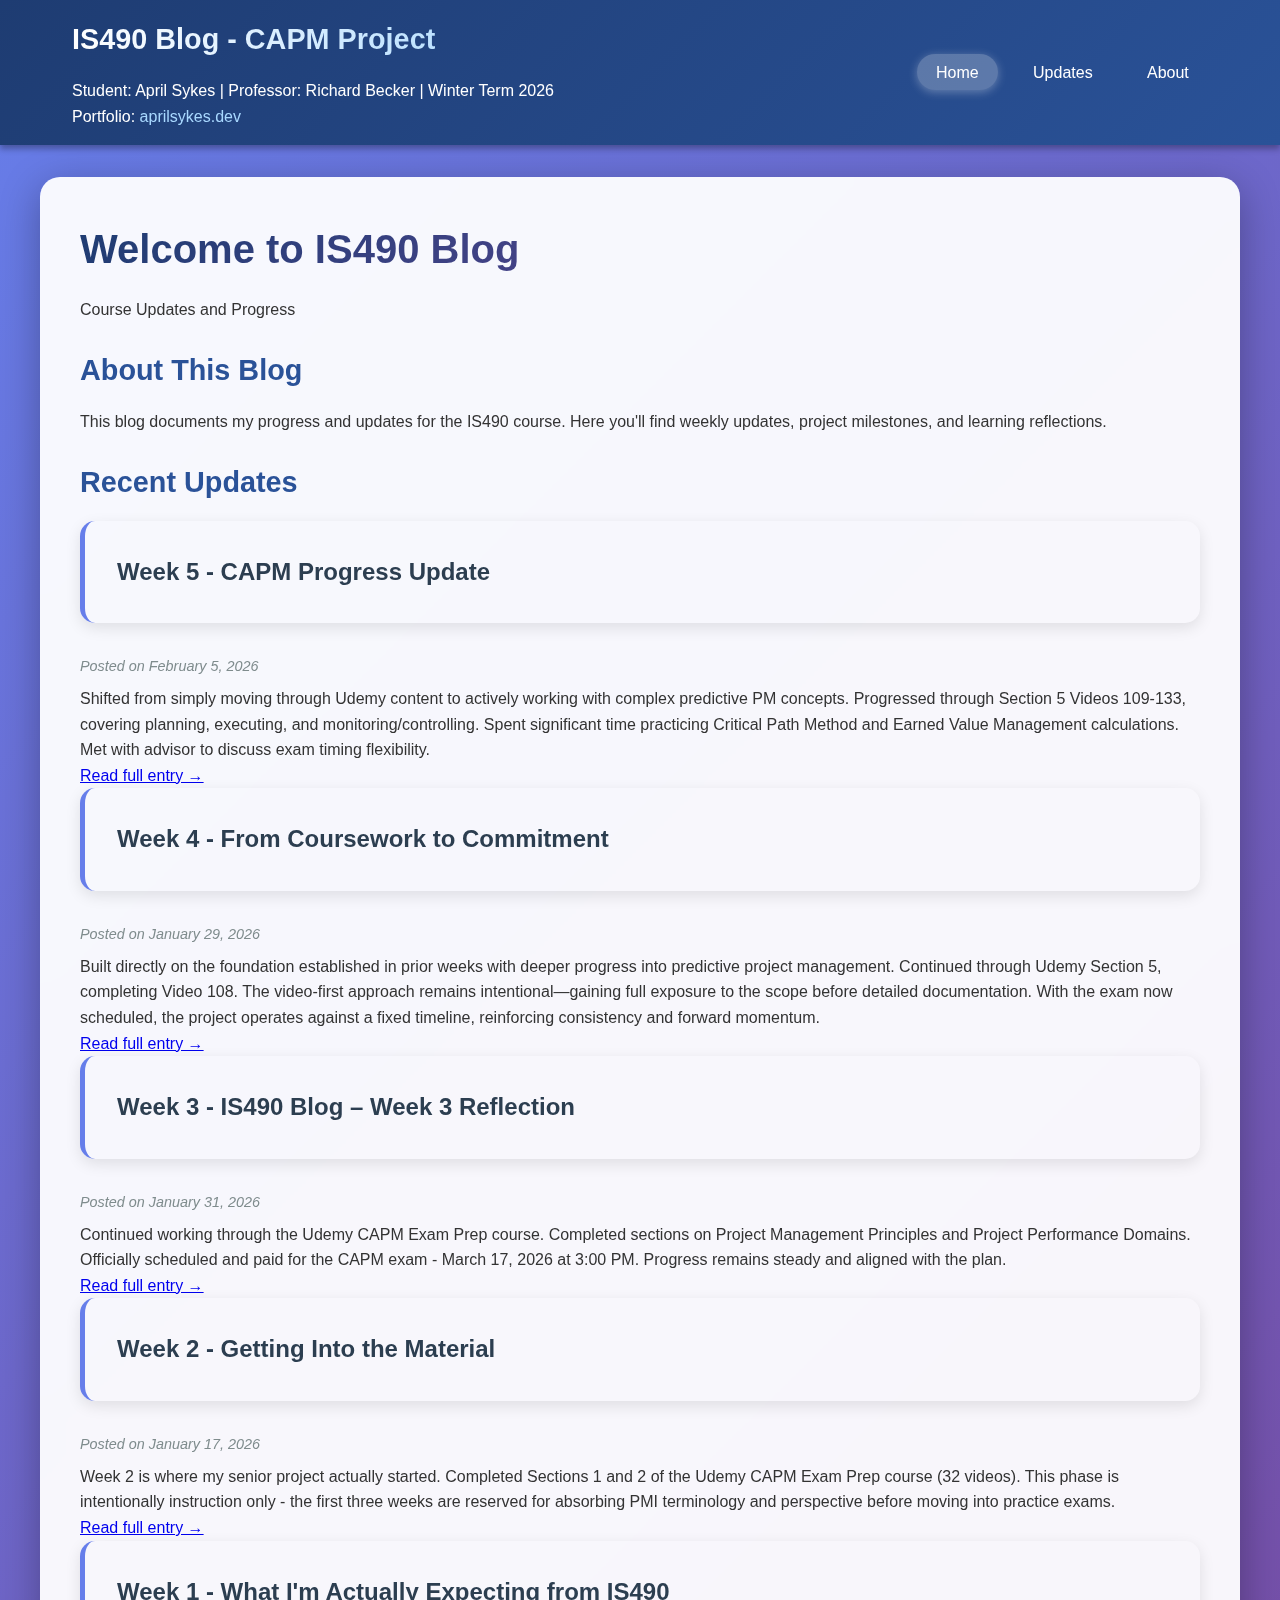
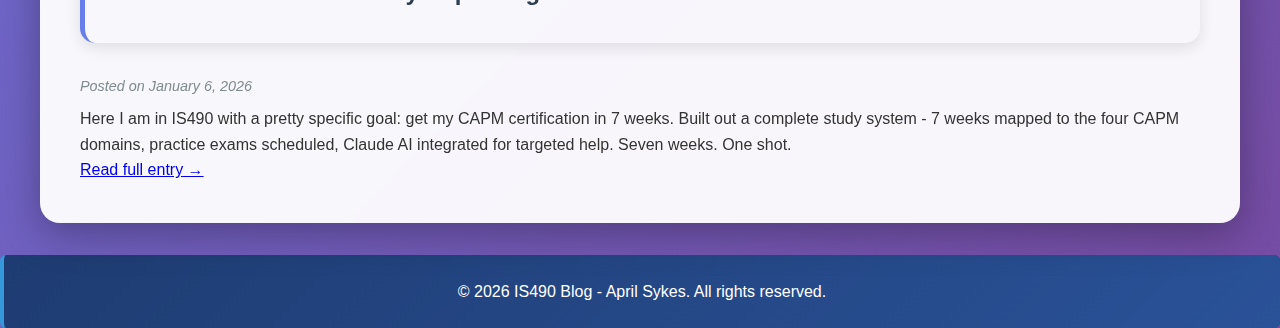
<file: index.html>
<!DOCTYPE html>
<html lang="en">
<head>
    <meta charset="UTF-8">
    <meta name="viewport" content="width=device-width, initial-scale=1.0">
    <title>IS490 Blog - Updates</title>
    <link rel="stylesheet" href="style.css">
</head>
<body>
    <nav class="navbar">
        <div class="nav-container">
            <div>
                <h1 class="nav-title">IS490 Blog - CAPM Project</h1>
                <p class="nav-info">Student: April Sykes | Professor: Richard Becker | Winter Term 2026</p>
                <p class="nav-info">Portfolio: <a href="https://aprilsykes.dev" target="_blank" style="color: #a8d8ff; text-decoration: none;">aprilsykes.dev</a></p>
            </div>
            <ul class="nav-links">
                <li><a href="index.html" class="active">Home</a></li>
                <li><a href="updates.html">Updates</a></li>
                <li><a href="about.html">About</a></li>
            </ul>
        </div>
    </nav>

    <main class="container">
        <h1>Welcome to IS490 Blog</h1>
        <p class="subtitle">Course Updates and Progress</p>
        
        <section class="intro">
            <h2>About This Blog</h2>
            <p>This blog documents my progress and updates for the IS490 course. Here you'll find weekly updates, project milestones, and learning reflections.</p>
        </section>

        <section class="recent-updates">
            <h2>Recent Updates</h2>
            <div class="update-card">
                <h3>Week 5 - CAPM Progress Update</h3>
                <p class="date">Posted on February 5, 2026</p>
                <p>Shifted from simply moving through Udemy content to actively working with complex predictive PM concepts. Progressed through Section 5 Videos 109-133, covering planning, executing, and monitoring/controlling. Spent significant time practicing Critical Path Method and Earned Value Management calculations. Met with advisor to discuss exam timing flexibility.</p>
                <a href="updates.html" class="read-more">Read full entry →</a>
            </div>
            <div class="update-card">
                <h3>Week 4 - From Coursework to Commitment</h3>
                <p class="date">Posted on January 29, 2026</p>
                <p>Built directly on the foundation established in prior weeks with deeper progress into predictive project management. Continued through Udemy Section 5, completing Video 108. The video-first approach remains intentional—gaining full exposure to the scope before detailed documentation. With the exam now scheduled, the project operates against a fixed timeline, reinforcing consistency and forward momentum.</p>
                <a href="updates.html" class="read-more">Read full entry →</a>
            </div>
            <div class="update-card">
                <h3>Week 3 - IS490 Blog – Week 3 Reflection</h3>
                <p class="date">Posted on January 31, 2026</p>
                <p>Continued working through the Udemy CAPM Exam Prep course. Completed sections on Project Management Principles and Project Performance Domains. Officially scheduled and paid for the CAPM exam - March 17, 2026 at 3:00 PM. Progress remains steady and aligned with the plan.</p>
                <a href="updates.html" class="read-more">Read full entry →</a>
            </div>
            <div class="update-card">
                <h3>Week 2 - Getting Into the Material</h3>
                <p class="date">Posted on January 17, 2026</p>
                <p>Week 2 is where my senior project actually started. Completed Sections 1 and 2 of the Udemy CAPM Exam Prep course (32 videos). This phase is intentionally instruction only - the first three weeks are reserved for absorbing PMI terminology and perspective before moving into practice exams.</p>
                <a href="updates.html" class="read-more">Read full entry →</a>
            </div>
            <div class="update-card">
                <h3>Week 1 - What I'm Actually Expecting from IS490</h3>
                <p class="date">Posted on January 6, 2026</p>
                <p>Here I am in IS490 with a pretty specific goal: get my CAPM certification in 7 weeks. Built out a complete study system - 7 weeks mapped to the four CAPM domains, practice exams scheduled, Claude AI integrated for targeted help. Seven weeks. One shot.</p>
                <a href="updates.html" class="read-more">Read full entry →</a>
            </div>
        </section>
    </main>

    <footer>
        <p>&copy; 2026 IS490 Blog - April Sykes. All rights reserved.</p>
    </footer>
</body>
</html>
</file>
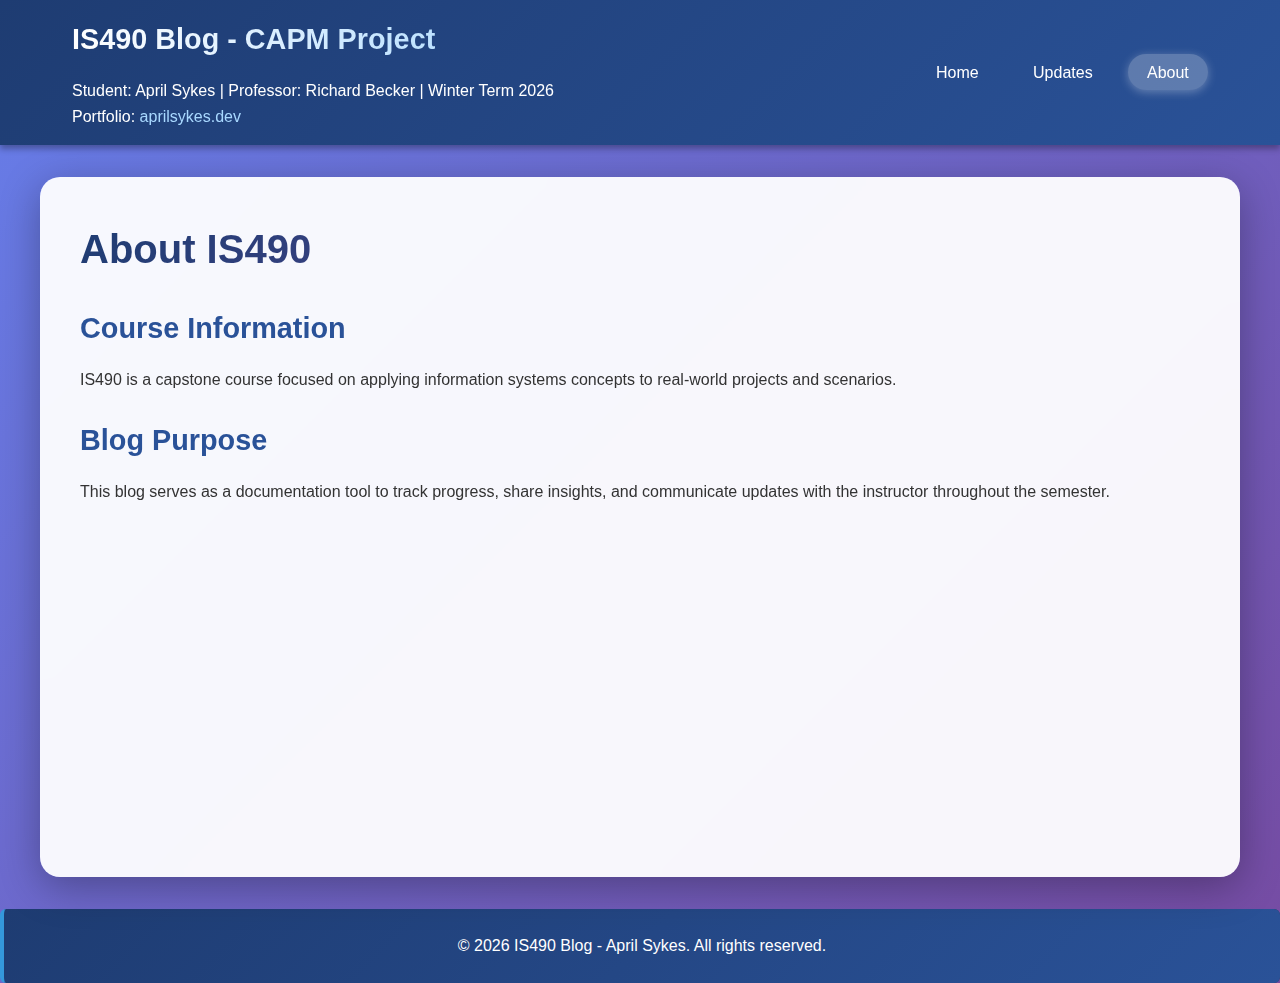
<file: about.html>
<!DOCTYPE html>
<html lang="en">
<head>
    <meta charset="UTF-8">
    <meta name="viewport" content="width=device-width, initial-scale=1.0">
    <title>About - IS490 Blog</title>
    <link rel="stylesheet" href="style.css">
</head>
<body>
    <nav class="navbar">
        <div class="nav-container">
            <div>
                <h1 class="nav-title">IS490 Blog - CAPM Project</h1>
                <p class="nav-info">Student: April Sykes | Professor: Richard Becker | Winter Term 2026</p>
                <p class="nav-info">Portfolio: <a href="https://aprilsykes.dev" target="_blank" style="color: #a8d8ff; text-decoration: none;">aprilsykes.dev</a></p>
            </div>
            <ul class="nav-links">
                <li><a href="index.html">Home</a></li>
                <li><a href="updates.html">Updates</a></li>
                <li><a href="about.html" class="active">About</a></li>
            </ul>
        </div>
    </nav>

    <main class="container">
        <h1>About IS490</h1>
        
        <section class="about-content">
            <h2>Course Information</h2>
            <p>IS490 is a capstone course focused on applying information systems concepts to real-world projects and scenarios.</p>
            
            <h2>Blog Purpose</h2>
            <p>This blog serves as a documentation tool to track progress, share insights, and communicate updates with the instructor throughout the semester.</p>
        </section>
    </main>

    <footer>
        <p>&copy; 2026 IS490 Blog - April Sykes. All rights reserved.</p>
    </footer>
</body>
</html>
</file>
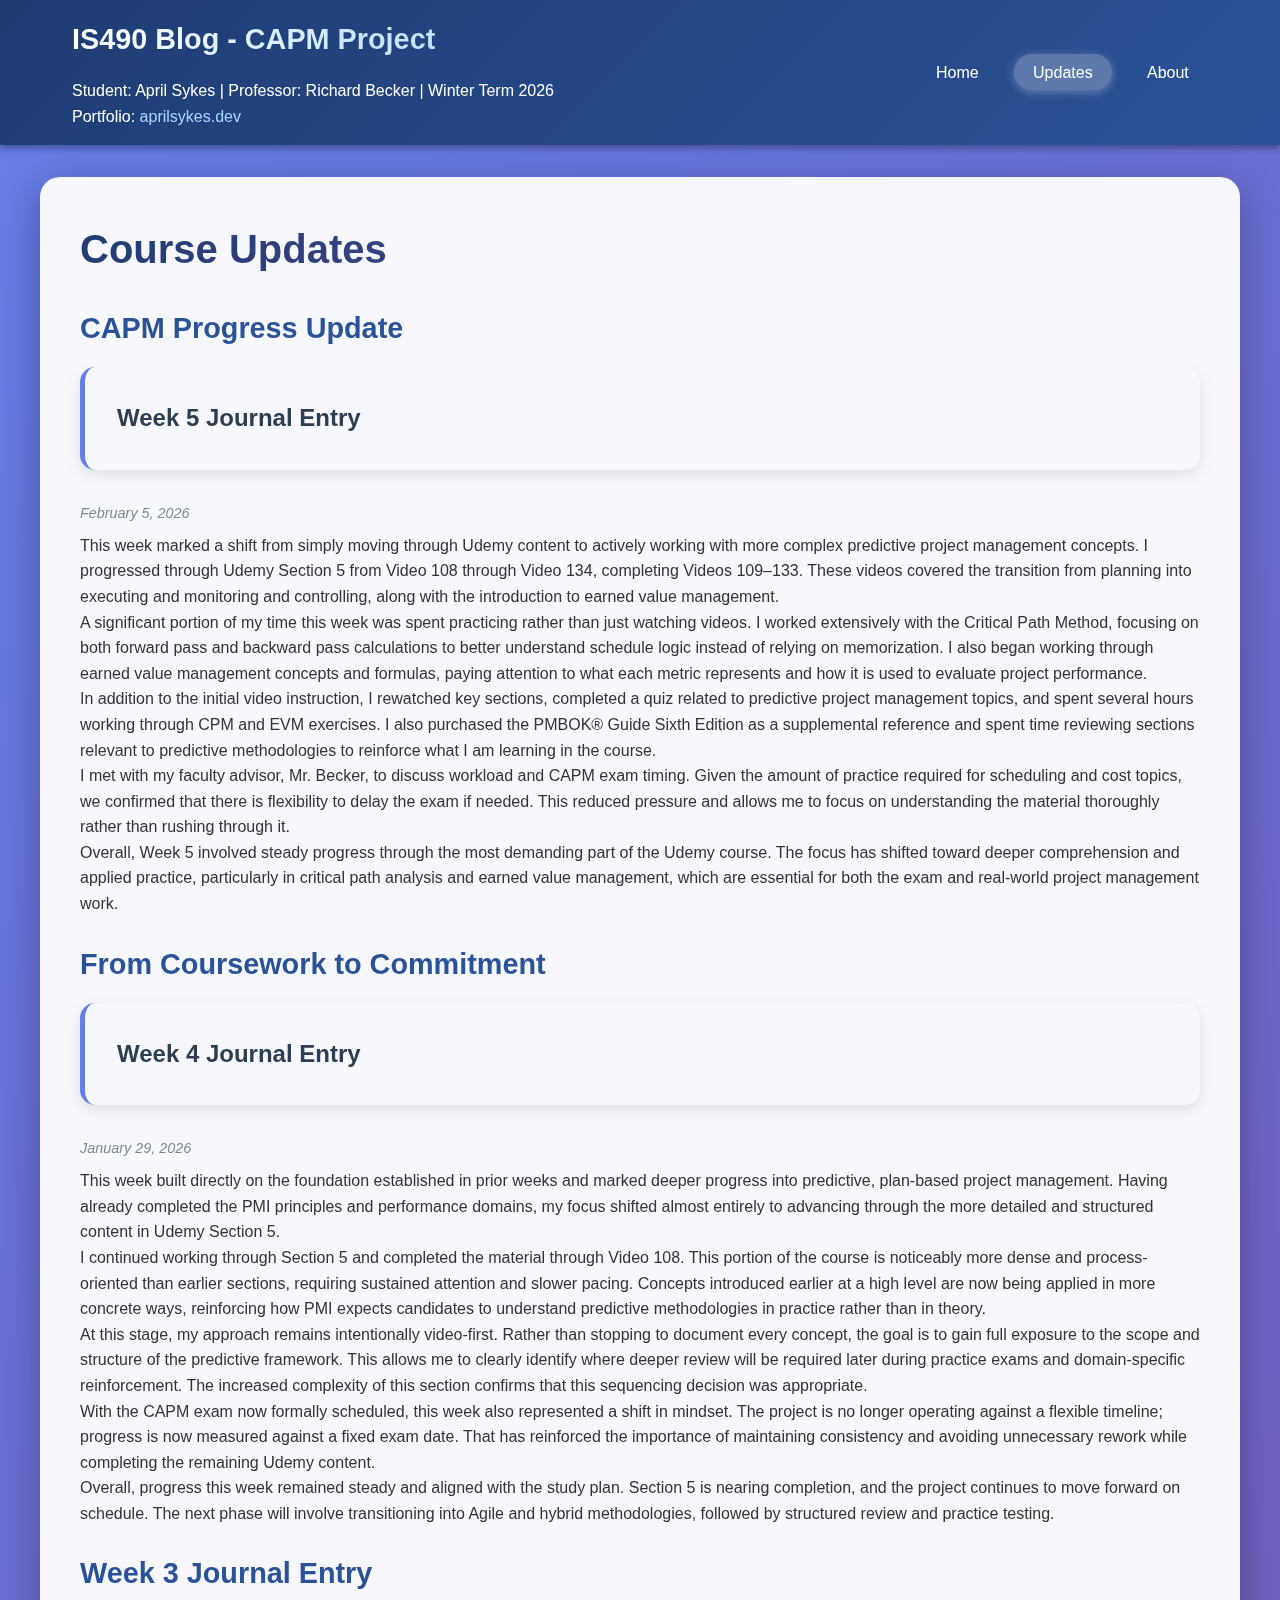
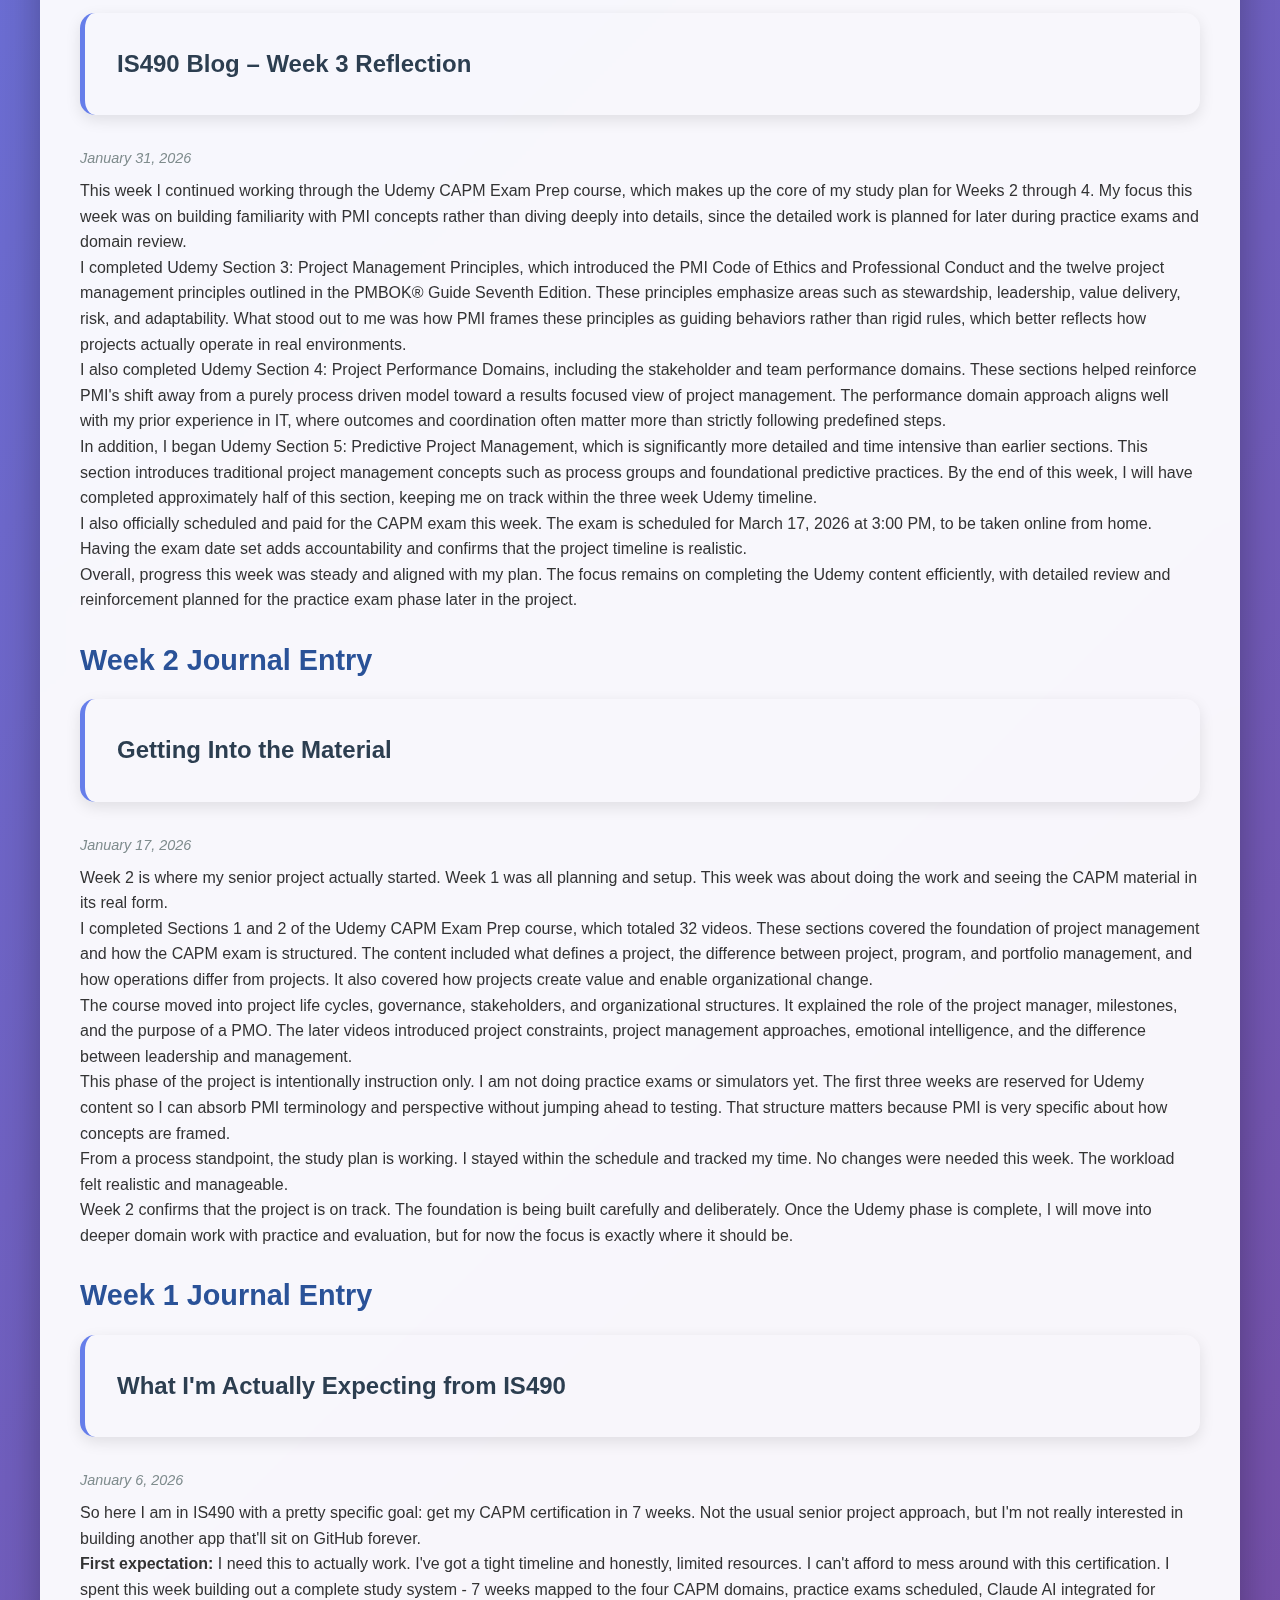
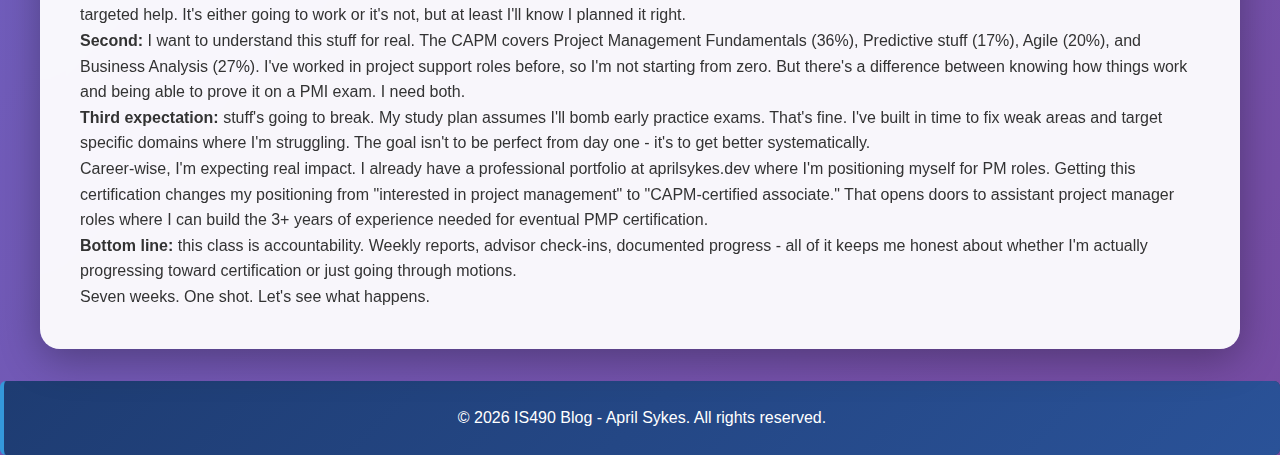
<file: updates.html>
<!DOCTYPE html>
<html lang="en">
<head>
    <meta charset="UTF-8">
    <meta name="viewport" content="width=device-width, initial-scale=1.0">
    <title>Updates - IS490 Blog</title>
    <link rel="stylesheet" href="style.css">
</head>
<body>
    <nav class="navbar">
        <div class="nav-container">
            <div>
                <h1 class="nav-title">IS490 Blog - CAPM Project</h1>
                <p class="nav-info">Student: April Sykes | Professor: Richard Becker | Winter Term 2026</p>
                <p class="nav-info">Portfolio: <a href="https://aprilsykes.dev" target="_blank" style="color: #a8d8ff; text-decoration: none;">aprilsykes.dev</a></p>
            </div>
            <ul class="nav-links">
                <li><a href="index.html">Home</a></li>
                <li><a href="updates.html" class="active">Updates</a></li>
                <li><a href="about.html">About</a></li>
            </ul>
        </div>
    </nav>

    <main class="container">
        <h1>Course Updates</h1>
        
        <section class="updates-list">
            <!-- Add new weeks here at the top - newest first -->
            
            <article class="update-card">
                <h2>CAPM Progress Update</h2>
                <h3>Week 5 Journal Entry</h3>
                <p class="date">February 5, 2026</p>
                
                <p>This week marked a shift from simply moving through Udemy content to actively working with more complex predictive project management concepts. I progressed through Udemy Section 5 from Video 108 through Video 134, completing Videos 109–133. These videos covered the transition from planning into executing and monitoring and controlling, along with the introduction to earned value management.</p>
                
                <p>A significant portion of my time this week was spent practicing rather than just watching videos. I worked extensively with the Critical Path Method, focusing on both forward pass and backward pass calculations to better understand schedule logic instead of relying on memorization. I also began working through earned value management concepts and formulas, paying attention to what each metric represents and how it is used to evaluate project performance.</p>
                
                <p>In addition to the initial video instruction, I rewatched key sections, completed a quiz related to predictive project management topics, and spent several hours working through CPM and EVM exercises. I also purchased the PMBOK® Guide Sixth Edition as a supplemental reference and spent time reviewing sections relevant to predictive methodologies to reinforce what I am learning in the course.</p>
                
                <p>I met with my faculty advisor, Mr. Becker, to discuss workload and CAPM exam timing. Given the amount of practice required for scheduling and cost topics, we confirmed that there is flexibility to delay the exam if needed. This reduced pressure and allows me to focus on understanding the material thoroughly rather than rushing through it.</p>
                
                <p>Overall, Week 5 involved steady progress through the most demanding part of the Udemy course. The focus has shifted toward deeper comprehension and applied practice, particularly in critical path analysis and earned value management, which are essential for both the exam and real-world project management work.</p>
            </article>
            
            <article class="update-card">
                <h2>From Coursework to Commitment</h2>
                <h3>Week 4 Journal Entry</h3>
                <p class="date">January 29, 2026</p>
                
                <p>This week built directly on the foundation established in prior weeks and marked deeper progress into predictive, plan-based project management. Having already completed the PMI principles and performance domains, my focus shifted almost entirely to advancing through the more detailed and structured content in Udemy Section 5.</p>
                
                <p>I continued working through Section 5 and completed the material through Video 108. This portion of the course is noticeably more dense and process-oriented than earlier sections, requiring sustained attention and slower pacing. Concepts introduced earlier at a high level are now being applied in more concrete ways, reinforcing how PMI expects candidates to understand predictive methodologies in practice rather than in theory.</p>
                
                <p>At this stage, my approach remains intentionally video-first. Rather than stopping to document every concept, the goal is to gain full exposure to the scope and structure of the predictive framework. This allows me to clearly identify where deeper review will be required later during practice exams and domain-specific reinforcement. The increased complexity of this section confirms that this sequencing decision was appropriate.</p>
                
                <p>With the CAPM exam now formally scheduled, this week also represented a shift in mindset. The project is no longer operating against a flexible timeline; progress is now measured against a fixed exam date. That has reinforced the importance of maintaining consistency and avoiding unnecessary rework while completing the remaining Udemy content.</p>
                
                <p>Overall, progress this week remained steady and aligned with the study plan. Section 5 is nearing completion, and the project continues to move forward on schedule. The next phase will involve transitioning into Agile and hybrid methodologies, followed by structured review and practice testing.</p>
            </article>
            
            <article class="update-card">
                <h2>Week 3 Journal Entry</h2>
                <h3>IS490 Blog – Week 3 Reflection</h3>
                <p class="date">January 31, 2026</p>
                
                <p>This week I continued working through the Udemy CAPM Exam Prep course, which makes up the core of my study plan for Weeks 2 through 4. My focus this week was on building familiarity with PMI concepts rather than diving deeply into details, since the detailed work is planned for later during practice exams and domain review.</p>
                
                <p>I completed Udemy Section 3: Project Management Principles, which introduced the PMI Code of Ethics and Professional Conduct and the twelve project management principles outlined in the PMBOK® Guide Seventh Edition. These principles emphasize areas such as stewardship, leadership, value delivery, risk, and adaptability. What stood out to me was how PMI frames these principles as guiding behaviors rather than rigid rules, which better reflects how projects actually operate in real environments.</p>
                
                <p>I also completed Udemy Section 4: Project Performance Domains, including the stakeholder and team performance domains. These sections helped reinforce PMI's shift away from a purely process driven model toward a results focused view of project management. The performance domain approach aligns well with my prior experience in IT, where outcomes and coordination often matter more than strictly following predefined steps.</p>
                
                <p>In addition, I began Udemy Section 5: Predictive Project Management, which is significantly more detailed and time intensive than earlier sections. This section introduces traditional project management concepts such as process groups and foundational predictive practices. By the end of this week, I will have completed approximately half of this section, keeping me on track within the three week Udemy timeline.</p>
                
                <p>I also officially scheduled and paid for the CAPM exam this week. The exam is scheduled for March 17, 2026 at 3:00 PM, to be taken online from home. Having the exam date set adds accountability and confirms that the project timeline is realistic.</p>
                
                <p>Overall, progress this week was steady and aligned with my plan. The focus remains on completing the Udemy content efficiently, with detailed review and reinforcement planned for the practice exam phase later in the project.</p>
            </article>
            
            <article class="update-card">
                <h2>Week 2 Journal Entry</h2>
                <h3>Getting Into the Material</h3>
                <p class="date">January 17, 2026</p>
                
                <p>Week 2 is where my senior project actually started. Week 1 was all planning and setup. This week was about doing the work and seeing the CAPM material in its real form.</p>
                
                <p>I completed Sections 1 and 2 of the Udemy CAPM Exam Prep course, which totaled 32 videos. These sections covered the foundation of project management and how the CAPM exam is structured. The content included what defines a project, the difference between project, program, and portfolio management, and how operations differ from projects. It also covered how projects create value and enable organizational change.</p>
                
                <p>The course moved into project life cycles, governance, stakeholders, and organizational structures. It explained the role of the project manager, milestones, and the purpose of a PMO. The later videos introduced project constraints, project management approaches, emotional intelligence, and the difference between leadership and management.</p>
                
                <p>This phase of the project is intentionally instruction only. I am not doing practice exams or simulators yet. The first three weeks are reserved for Udemy content so I can absorb PMI terminology and perspective without jumping ahead to testing. That structure matters because PMI is very specific about how concepts are framed.</p>
                
                <p>From a process standpoint, the study plan is working. I stayed within the schedule and tracked my time. No changes were needed this week. The workload felt realistic and manageable.</p>
                
                <p>Week 2 confirms that the project is on track. The foundation is being built carefully and deliberately. Once the Udemy phase is complete, I will move into deeper domain work with practice and evaluation, but for now the focus is exactly where it should be.</p>
            </article>
            
            <article class="update-card">
                <h2>Week 1 Journal Entry</h2>
                <h3>What I'm Actually Expecting from IS490</h3>
                <p class="date">January 6, 2026</p>
                
                <p>So here I am in IS490 with a pretty specific goal: get my CAPM certification in 7 weeks. Not the usual senior project approach, but I'm not really interested in building another app that'll sit on GitHub forever.</p>
                
                <p><strong>First expectation:</strong> I need this to actually work. I've got a tight timeline and honestly, limited resources. I can't afford to mess around with this certification. I spent this week building out a complete study system - 7 weeks mapped to the four CAPM domains, practice exams scheduled, Claude AI integrated for targeted help. It's either going to work or it's not, but at least I'll know I planned it right.</p>
                
                <p><strong>Second:</strong> I want to understand this stuff for real. The CAPM covers Project Management Fundamentals (36%), Predictive stuff (17%), Agile (20%), and Business Analysis (27%). I've worked in project support roles before, so I'm not starting from zero. But there's a difference between knowing how things work and being able to prove it on a PMI exam. I need both.</p>
                
                <p><strong>Third expectation:</strong> stuff's going to break. My study plan assumes I'll bomb early practice exams. That's fine. I've built in time to fix weak areas and target specific domains where I'm struggling. The goal isn't to be perfect from day one - it's to get better systematically.</p>
                
                <p>Career-wise, I'm expecting real impact. I already have a professional portfolio at aprilsykes.dev where I'm positioning myself for PM roles. Getting this certification changes my positioning from "interested in project management" to "CAPM-certified associate." That opens doors to assistant project manager roles where I can build the 3+ years of experience needed for eventual PMP certification.</p>
                
                <p><strong>Bottom line:</strong> this class is accountability. Weekly reports, advisor check-ins, documented progress - all of it keeps me honest about whether I'm actually progressing toward certification or just going through motions.</p>
                
                <p>Seven weeks. One shot. Let's see what happens.</p>
            </article>
        </section>
    </main>

    <footer>
        <p>&copy; 2026 IS490 Blog - April Sykes. All rights reserved.</p>
    </footer>
</body>
</html>
</file>
<file: style.css>
* {
    margin: 0;
    padding: 0;
    box-sizing: border-box;
}

body {
    font-family: 'Segoe UI', Tahoma, Geneva, Verdana, sans-serif;
    line-height: 1.6;
    color: #333;
    background: linear-gradient(135deg, #667eea 0%, #764ba2 100%);
    min-height: 100vh;
}

/* Navigation Bar */
.navbar {
    background: linear-gradient(135deg, #1e3c72 0%, #2a5298 100%);
    color: white;
    padding: 1rem 0;
    box-shadow: 0 4px 6px rgba(0,0,0,0.3);
    position: sticky;
    top: 0;
    z-index: 1000;
}

.nav-container {
    max-width: 1200px;
    margin: 0 auto;
    padding: 0 2rem;
    display: flex;
    justify-content: space-between;
    align-items: center;
}

.nav-title {
    font-size: 1.8rem;
    font-weight: 700;
    background: linear-gradient(to right, #fff, #a8d8ff);
    -webkit-background-clip: text;
    -webkit-text-fill-color: transparent;
    background-clip: text;
}

.nav-links {
    display: flex;
    list-style: none;
    gap: 1rem;
}

.nav-links a {
    color: white;
    text-decoration: none;
    padding: 0.6rem 1.2rem;
    border-radius: 25px;
    transition: all 0.3s ease;
    font-weight: 500;
}

.nav-links a:hover {
    background: rgba(255, 255, 255, 0.2);
    transform: translateY(-2px);
}

.nav-links a.active {
    background: rgba(255, 255, 255, 0.25);
    box-shadow: 0 2px 10px rgba(255, 255, 255, 0.3);
}

/* Main Container */
.container {
    max-width: 1200px;
    margin: 2rem auto;
    padding: 2.5rem;
    background: rgba(255, 255, 255, 0.95);
    border-radius: 20px;
    box-shadow: 0 10px 40px rgba(0, 0, 0, 0.3);
    min-height: calc(100vh - 200px);
    backdrop-filter: blur(10px);
    animation: fadeIn 0.6s ease-in;
}

@keyframes fadeIn {
    from {
        opacity: 0;
        transform: translateY(20px);
    }
    to {
        opacity: 1;
        transform: translateY(0);
    }
}

h1 {
    color: #1e3c72;
    margin-bottom: 1rem;
    font-size: 2.5rem;
    font-weight: 700;
    background: linear-gradient(135deg, #1e3c72 0%, #764ba2 100%);
    -webkit-background-clip: text;
    -webkit-text-fill-color: transparent;
    background-clip: text;
}

h2 {
    color: #2a5298;
    margin-top: 1.5rem;
    margin-bottom: 1rem;
    font-size: 1.8rem;
    font-weight: 600;
}

h3 {
    color: #34: linear-gradient(135deg, #f5f7fa 0%, #c3cfe2 100%);
    padding: 2rem;
    margin-bottom: 2rem;
    border-radius: 15px;
    border-left: 5px solid #667eea;
    box-shadow: 0 5px 15px rgba(0, 0, 0, 0.1);
    transition: all 0.3s ease;
}

.update-card:hover {
    transform: translateY(-5px);
    box-shadow: 0 10px 25px rgba(102, 126, 234, 0.3);
}

.update-card h3 {
    color: #1e3c72;
    font-size: 1.5rem;
}

.date {
    color: #5a6c7d;
    font-size: 0.95rem;
    margin-bottom: 0.8rem;
    font-style: italic;
    font-weight: 500;
}

/* Footer */
footer {
    background: linear-gradient(135deg, #1e3c72 0%, #2a5298 100%);
    color: white;
    text-align: center;
    padding: 2rem 0;
    margin-top: 3rem;
    box-shadow: 0 -4px 6px rgba(0, 0, 0, 0.2).5rem;
    border-radius: 6px;
    border-left: 4px solid #3498db;
}

.update-card h3 {
    color: #2c3e50;
}

.date {
    color: #7f8c8d;
    font-size: 0.9rem;
    margin-bottom: 0.5rem;
    font-style: italic;
}

/* Footer */
footer {
    background-color: #2c3e50;
    color: white;
    text-align: center;
    padding: 1.5rem 0;
    margin-top: 2rem;
}

/* Responsive Design */
@media (max-width: 768px) {
    .nav-container {
        flex-direction: column;
        gap: 1rem;
    }
    
    .nav-links {
        gap: 1rem;
    }
    
    .container {
        margin: 1rem;
        padding: 1rem;
    }
}
</file>
